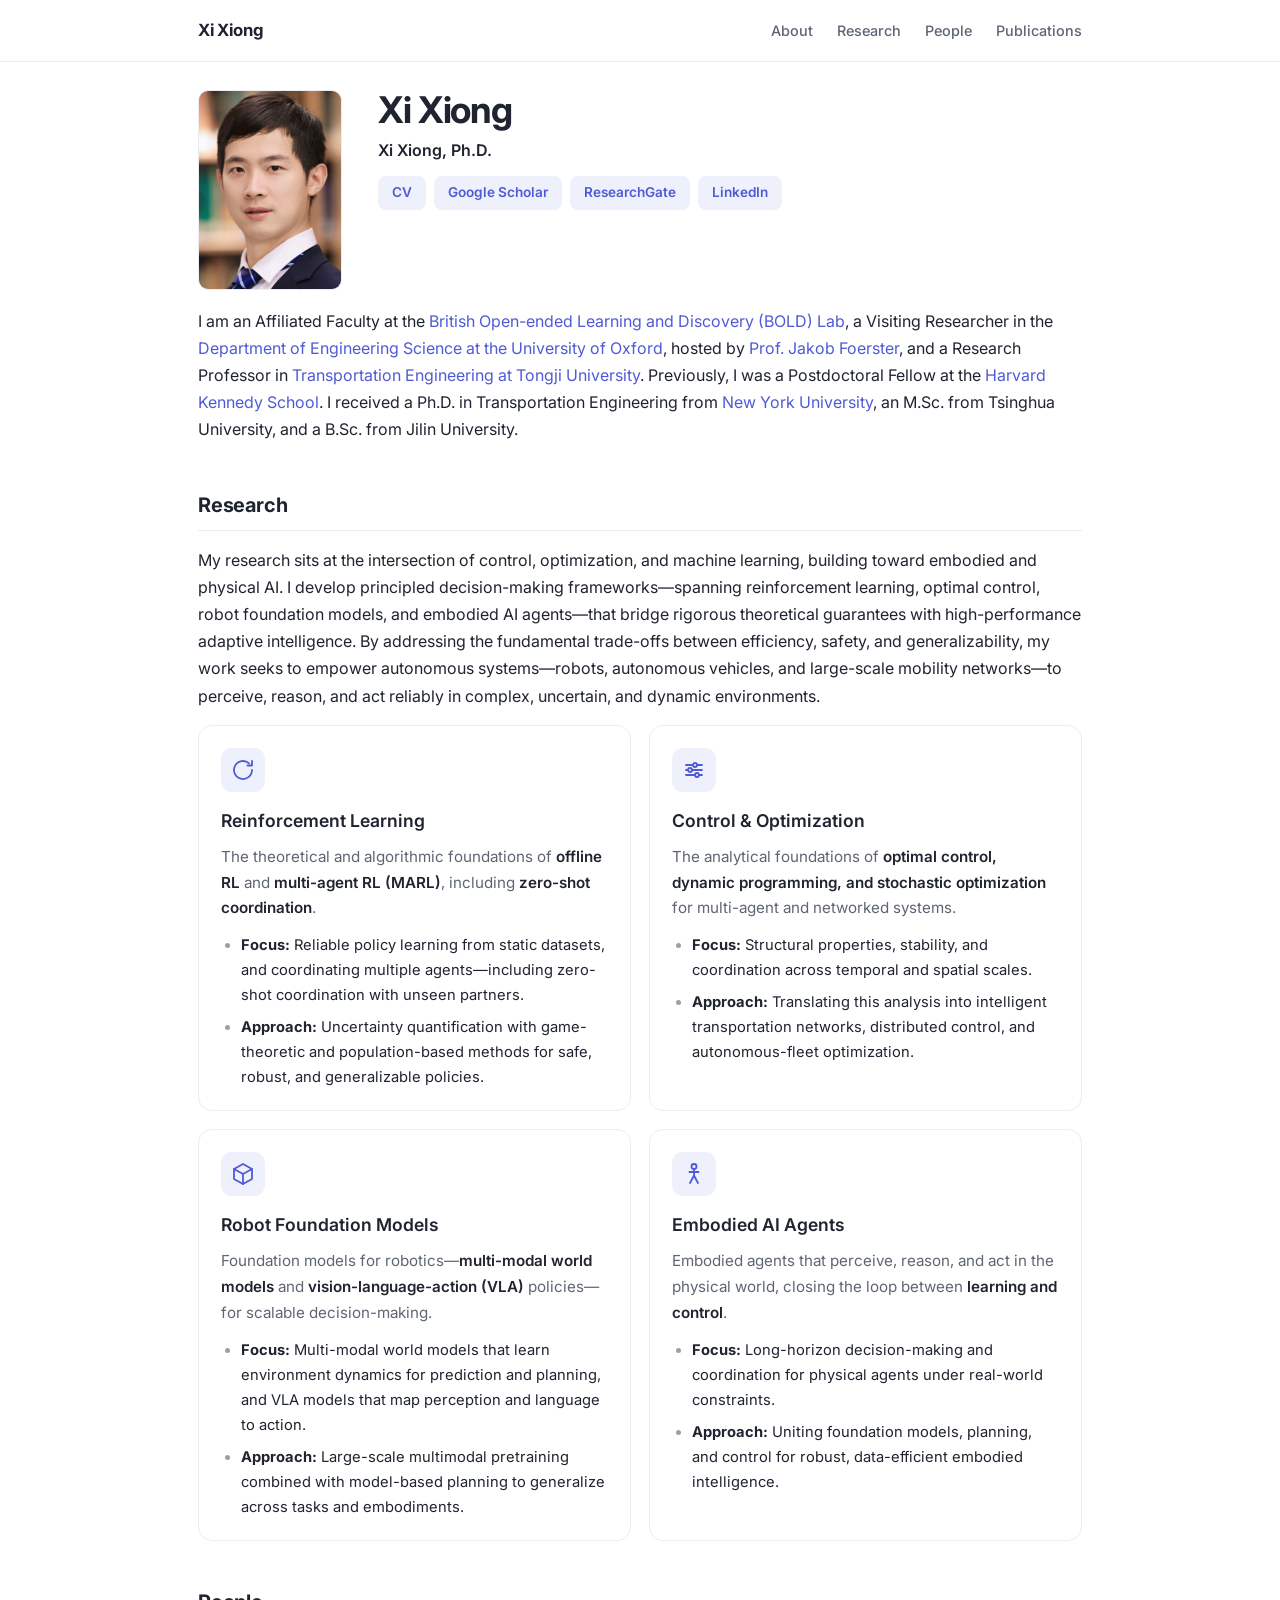
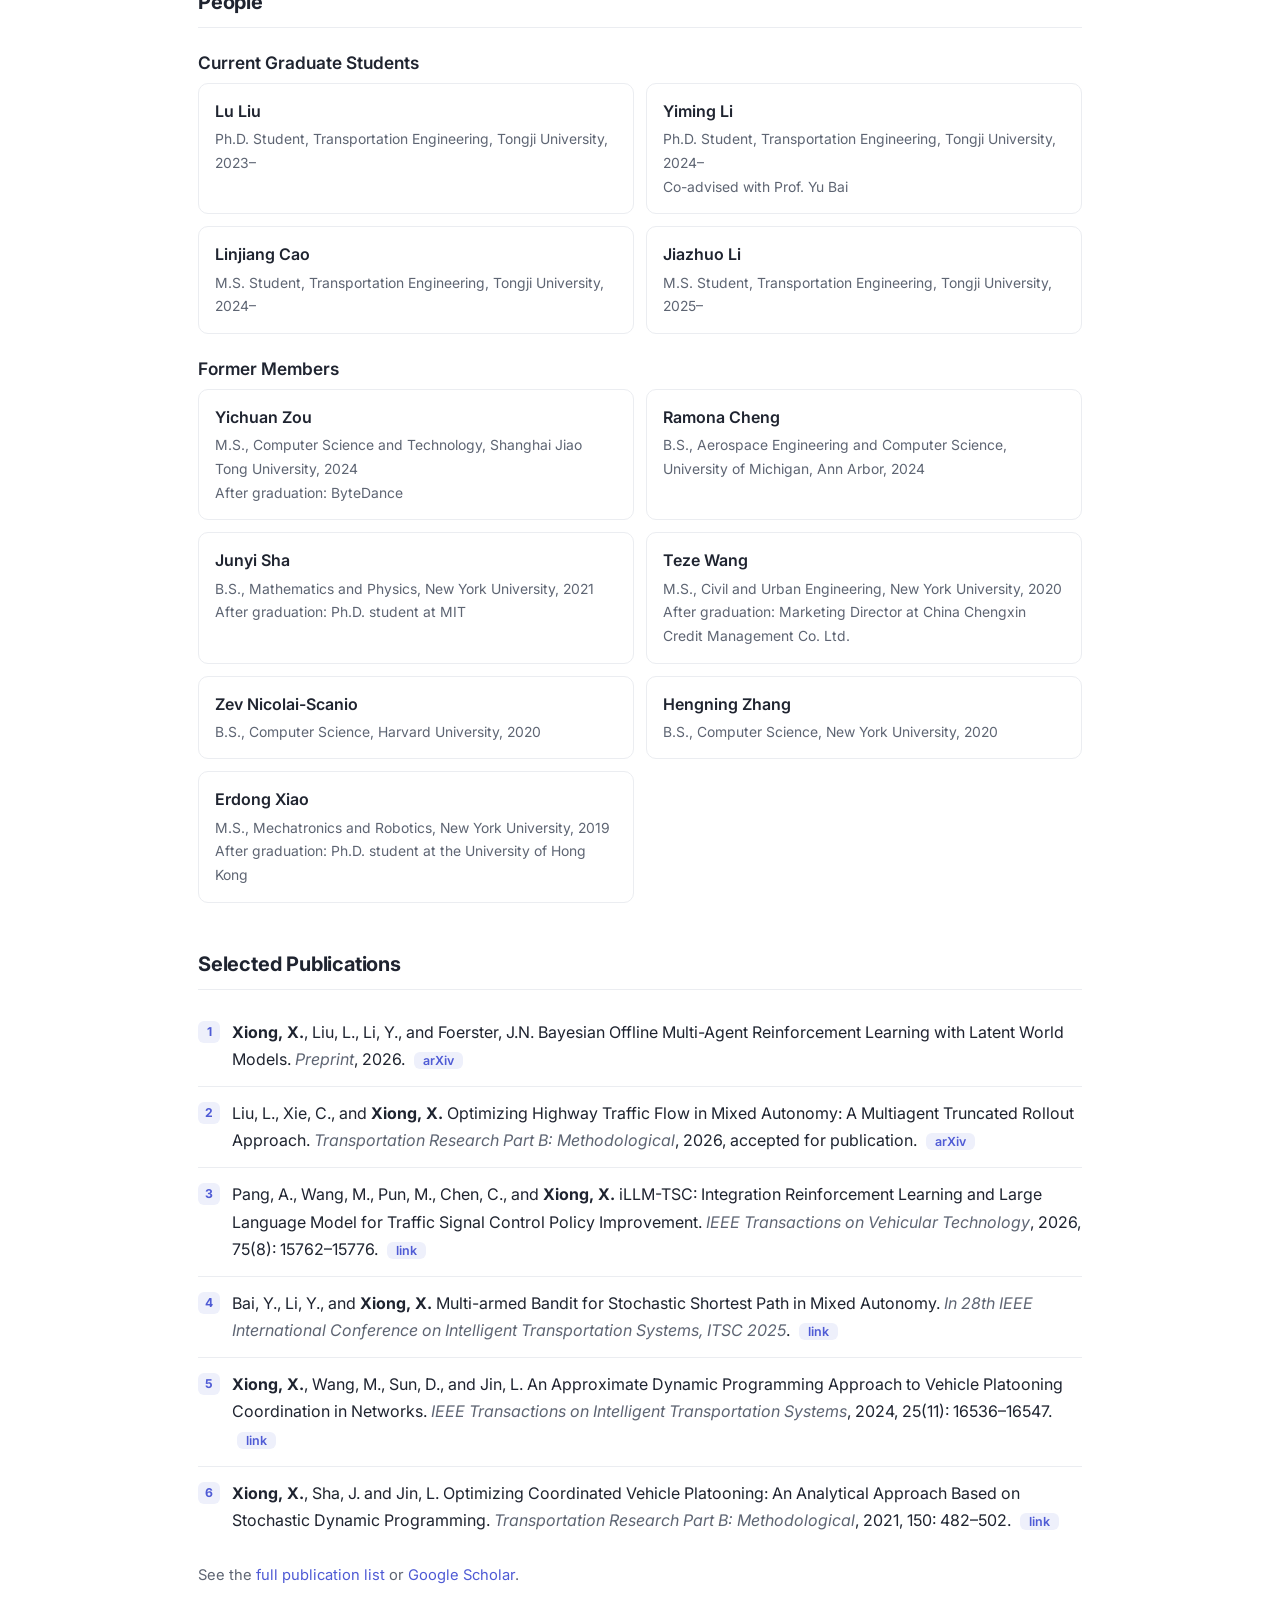
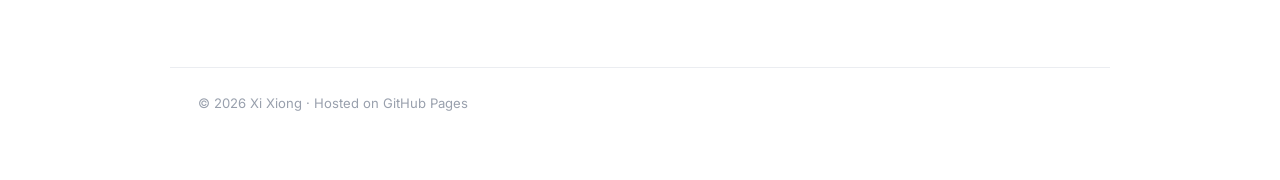
<file: index.html>
<!DOCTYPE html>
<html lang="en">
<head>
<meta charset="UTF-8" />
<meta name="viewport" content="width=device-width, initial-scale=1.0" />
<title>Xi Xiong</title>
<meta name="description" content="Xi Xiong, Ph.D. — Visiting Researcher at the University of Oxford and Research Professor at Tongji University. Robot foundation models, embodied AI agents, reinforcement learning, and control & optimization." />
<link rel="stylesheet" href="style.css" />
<link rel="preconnect" href="https://fonts.googleapis.com" />
<link rel="preconnect" href="https://fonts.gstatic.com" crossorigin />
<link href="https://fonts.googleapis.com/css2?family=Newsreader:ital,opsz,wght@0,6..72,400;0,6..72,500;0,6..72,600;1,6..72,400&family=Inter:wght@400;500;600&display=swap" rel="stylesheet" />
</head>
<body>
<header class="site-header">
  <nav class="nav">
    <a class="nav-brand" href="#top">Xi Xiong</a>
    <button class="nav-toggle" aria-label="Menu" aria-expanded="false">☰</button>
    <ul class="nav-links">
      <li><a href="#about">About</a></li>
      <li><a href="#research">Research</a></li>
      <li><a href="#people">People</a></li>
      <li><a href="#publications">Publications</a></li>
    </ul>
  </nav>
</header>

<main id="top">
  <!-- ===================== About ===================== -->
  <section id="about">
    <div class="hero">
      <div class="hero-photo">
        <img src="xiong.jpg" alt="Xi Xiong" />
      </div>
      <div class="hero-text">
        <h1>Xi Xiong</h1>
        <p class="role"><b>Xi Xiong, Ph.D.</b></p>
        <ul class="profile-links">
          <li><a href="CV_Xiong.pdf" target="_blank" rel="noopener">CV</a></li>
          <li><a href="https://scholar.google.com/citations?user=4gqyNAQAAAAJ&hl=en" target="_blank" rel="noopener">Google Scholar</a></li>
          <li><a href="https://www.researchgate.net/profile/Xi-Xiong-9" target="_blank" rel="noopener">ResearchGate</a></li>
          <li><a href="https://www.linkedin.com/in/xi-xiong-317159161/" target="_blank" rel="noopener">LinkedIn</a></li>
        </ul>
      </div>
    </div>

    <p class="lead">
      I am an Affiliated Faculty at the <a href="https://bold-lab.ai" target="_blank" rel="noopener">British Open-ended Learning and Discovery (BOLD) Lab</a>,
      a Visiting Researcher in the
      <a href="https://eng.ox.ac.uk" target="_blank" rel="noopener">Department of Engineering Science at the University of Oxford</a>,
      hosted by <a href="https://www.jakobfoerster.com" target="_blank" rel="noopener">Prof. Jakob Foerster</a>,
      and a Research Professor in
      <a href="https://tjjt.tongji.edu.cn/English_Home/HOME.htm" target="_blank" rel="noopener">Transportation Engineering at Tongji University</a>.
      Previously, I was a Postdoctoral Fellow at the
      <a href="https://www.hks.harvard.edu/" target="_blank" rel="noopener">Harvard Kennedy School</a>.
      I received a Ph.D. in Transportation Engineering from
      <a href="https://www.nyu.edu/" target="_blank" rel="noopener">New York University</a>,
      an M.Sc. from Tsinghua University, and a B.Sc. from Jilin University.
    </p>
  </section>

  <!-- ===================== Research ===================== -->
  <section id="research">
    <h2>Research</h2>
    <p>
      My research sits at the intersection of control, optimization, and machine learning, building toward embodied
      and physical AI. I develop principled decision-making frameworks—spanning reinforcement learning, optimal
      control, robot foundation models, and embodied AI agents—that bridge rigorous theoretical guarantees with
      high-performance adaptive intelligence. By addressing the fundamental trade-offs between efficiency, safety,
      and generalizability, my work seeks to empower autonomous systems—robots, autonomous vehicles, and
      large-scale mobility networks—to perceive, reason, and act reliably in complex, uncertain, and dynamic
      environments.
    </p>

    <div class="research-grid">
      <div class="research-card">
        <div class="rc-icon">
          <svg viewBox="0 0 24 24" fill="none" stroke="currentColor" stroke-width="1.8" stroke-linecap="round" stroke-linejoin="round"><path d="M21 12a9 9 0 1 1-3-6.7"/><path d="M21 3v4.5h-4.5"/></svg>
        </div>
        <h3>Reinforcement Learning</h3>
        <p>The theoretical and algorithmic foundations of <b>offline RL</b> and <b>multi-agent RL (MARL)</b>, including <b>zero-shot coordination</b>.</p>
        <ul class="tight">
          <li><b>Focus:</b> Reliable policy learning from static datasets, and coordinating multiple agents—including zero-shot coordination with unseen partners.</li>
          <li><b>Approach:</b> Uncertainty quantification with game-theoretic and population-based methods for safe, robust, and generalizable policies.</li>
        </ul>
      </div>

      <div class="research-card">
        <div class="rc-icon">
          <svg viewBox="0 0 24 24" fill="none" stroke="currentColor" stroke-width="1.8" stroke-linecap="round" stroke-linejoin="round"><path d="M4 7h7M15 7h5"/><path d="M4 12h2M10 12h10"/><path d="M4 17h9M17 17h3"/><circle cx="13" cy="7" r="2"/><circle cx="8" cy="12" r="2"/><circle cx="15" cy="17" r="2"/></svg>
        </div>
        <h3>Control &amp; Optimization</h3>
        <p>The analytical foundations of <b>optimal control, dynamic programming, and stochastic optimization</b> for multi-agent and networked systems.</p>
        <ul class="tight">
          <li><b>Focus:</b> Structural properties, stability, and coordination across temporal and spatial scales.</li>
          <li><b>Approach:</b> Translating this analysis into intelligent transportation networks, distributed control, and autonomous-fleet optimization.</li>
        </ul>
      </div>

      <div class="research-card">
        <div class="rc-icon">
          <svg viewBox="0 0 24 24" fill="none" stroke="currentColor" stroke-width="1.8" stroke-linecap="round" stroke-linejoin="round"><path d="M12 2 3 7v10l9 5 9-5V7z"/><path d="M3 7l9 5 9-5"/><path d="M12 12v10"/></svg>
        </div>
        <h3>Robot Foundation Models</h3>
        <p>Foundation models for robotics—<b>multi-modal world models</b> and <b>vision-language-action (VLA)</b> policies—for scalable decision-making.</p>
        <ul class="tight">
          <li><b>Focus:</b> Multi-modal world models that learn environment dynamics for prediction and planning, and VLA models that map perception and language to action.</li>
          <li><b>Approach:</b> Large-scale multimodal pretraining combined with model-based planning to generalize across tasks and embodiments.</li>
        </ul>
      </div>

      <div class="research-card">
        <div class="rc-icon">
          <svg viewBox="0 0 24 24" fill="none" stroke="currentColor" stroke-width="1.8" stroke-linecap="round" stroke-linejoin="round"><circle cx="12" cy="4.5" r="2.5"/><path d="M12 7v6.5"/><path d="M7.5 10h9"/><path d="M12 13.5 8 21M12 13.5 16 21"/></svg>
        </div>
        <h3>Embodied AI Agents</h3>
        <p>Embodied agents that perceive, reason, and act in the physical world, closing the loop between <b>learning and control</b>.</p>
        <ul class="tight">
          <li><b>Focus:</b> Long-horizon decision-making and coordination for physical agents under real-world constraints.</li>
          <li><b>Approach:</b> Uniting foundation models, planning, and control for robust, data-efficient embodied intelligence.</li>
        </ul>
      </div>
    </div>
  </section>

  <!-- ===================== People ===================== -->
  <section id="people">
    <h2>People</h2>

    <h3>Current Graduate Students</h3>
    <div class="people-group">
      <div class="person">
        <div class="name">Lu Liu</div>
        <div class="meta">Ph.D. Student, Transportation Engineering, Tongji University, 2023–</div>
      </div>
      <div class="person">
        <div class="name">Yiming Li</div>
        <div class="meta">Ph.D. Student, Transportation Engineering, Tongji University, 2024–<br />
          Co-advised with <a href="https://tjjt.tongji.edu.cn/info/3028/9691.htm" target="_blank" rel="noopener">Prof. Yu Bai</a></div>
      </div>
      <div class="person">
        <div class="name">Linjiang Cao</div>
        <div class="meta">M.S. Student, Transportation Engineering, Tongji University, 2024–</div>
      </div>
      <div class="person">
        <div class="name">Jiazhuo Li</div>
        <div class="meta">M.S. Student, Transportation Engineering, Tongji University, 2025–</div>
      </div>
    </div>

    <h3>Former Members</h3>
    <div class="people-group">
      <div class="person">
        <div class="name">Yichuan Zou</div>
        <div class="meta">M.S., Computer Science and Technology, Shanghai Jiao Tong University, 2024<br />
          After graduation: ByteDance</div>
      </div>
      <div class="person">
        <div class="name">Ramona Cheng</div>
        <div class="meta">B.S., Aerospace Engineering and Computer Science, University of Michigan, Ann Arbor, 2024</div>
      </div>
      <div class="person">
        <div class="name">Junyi Sha</div>
        <div class="meta">B.S., Mathematics and Physics, New York University, 2021<br />
          After graduation: Ph.D. student at MIT</div>
      </div>
      <div class="person">
        <div class="name">Teze Wang</div>
        <div class="meta">M.S., Civil and Urban Engineering, New York University, 2020<br />
          After graduation: Marketing Director at China Chengxin Credit Management Co. Ltd.</div>
      </div>
      <div class="person">
        <div class="name">Zev Nicolai-Scanio</div>
        <div class="meta">B.S., Computer Science, Harvard University, 2020</div>
      </div>
      <div class="person">
        <div class="name">Hengning Zhang</div>
        <div class="meta">B.S., Computer Science, New York University, 2020</div>
      </div>
      <div class="person">
        <div class="name">Erdong Xiao</div>
        <div class="meta">M.S., Mechatronics and Robotics, New York University, 2019<br />
          After graduation: Ph.D. student at the University of Hong Kong</div>
      </div>
    </div>
  </section>

  <!-- ===================== Selected Publications ===================== -->
  <section id="publications">
    <h2>Selected Publications</h2>
    <ol class="pub-list">
      <li><span class="me">Xiong, X.</span>, Liu, L., Li, Y., and Foerster, J.N. Bayesian Offline Multi-Agent Reinforcement Learning with Latent World Models. <i>Preprint</i>, 2026. <a class="taglink" href="https://arxiv.org/abs/2610.39576" target="_blank" rel="noopener">arXiv</a></li>
      <li>Liu, L., Xie, C., and <span class="me">Xiong, X.</span> Optimizing Highway Traffic Flow in Mixed Autonomy: A Multiagent Truncated Rollout Approach. <i>Transportation Research Part B: Methodological</i>, 2026, accepted for publication. <a class="taglink" href="https://arxiv.org/pdf/2508.19203" target="_blank" rel="noopener">arXiv</a></li>
      <li>Pang, A., Wang, M., Pun, M., Chen, C., and <span class="me">Xiong, X.</span> iLLM-TSC: Integration Reinforcement Learning and Large Language Model for Traffic Signal Control Policy Improvement. <i>IEEE Transactions on Vehicular Technology</i>, 2026, 75(8): 15762–15776. <a class="taglink" href="https://ieeexplore.ieee.org/abstract/document/11434951" target="_blank" rel="noopener">link</a></li>
      <li>Bai, Y., Li, Y., and <span class="me">Xiong, X.</span> Multi-armed Bandit for Stochastic Shortest Path in Mixed Autonomy. <i>In 28th IEEE International Conference on Intelligent Transportation Systems, ITSC 2025</i>. <a class="taglink" href="https://ieeexplore.ieee.org/document/11423731" target="_blank" rel="noopener">link</a></li>
      <li><span class="me">Xiong, X.</span>, Wang, M., Sun, D., and Jin, L. An Approximate Dynamic Programming Approach to Vehicle Platooning Coordination in Networks. <i>IEEE Transactions on Intelligent Transportation Systems</i>, 2024, 25(11): 16536–16547. <a class="taglink" href="https://ieeexplore.ieee.org/abstract/document/10591414" target="_blank" rel="noopener">link</a></li>
      <li><span class="me">Xiong, X.</span>, Sha, J. and Jin, L. Optimizing Coordinated Vehicle Platooning: An Analytical Approach Based on Stochastic Dynamic Programming. <i>Transportation Research Part B: Methodological</i>, 2021, 150: 482–502. <a class="taglink" href="https://www.sciencedirect.com/science/article/pii/S019126152100120X?dgcid=coauthor" target="_blank" rel="noopener">link</a></li>
    </ol>
    <p class="see-all">See the <a href="publication.html">full publication list</a> or <a href="https://scholar.google.com/citations?user=4gqyNAQAAAAJ&hl=en" target="_blank" rel="noopener">Google Scholar</a>.</p>
  </section>
</main>

<footer class="site-footer">
  <p>© <span id="year"></span> Xi Xiong · Hosted on GitHub Pages</p>
</footer>

<script>
  document.getElementById('year').textContent = new Date().getFullYear();
  const toggle = document.querySelector('.nav-toggle');
  const links = document.querySelector('.nav-links');
  toggle.addEventListener('click', () => {
    const open = links.classList.toggle('open');
    toggle.setAttribute('aria-expanded', open);
  });
  links.addEventListener('click', e => { if (e.target.tagName === 'A') links.classList.remove('open'); });
</script>
</body>
</html>
</file>
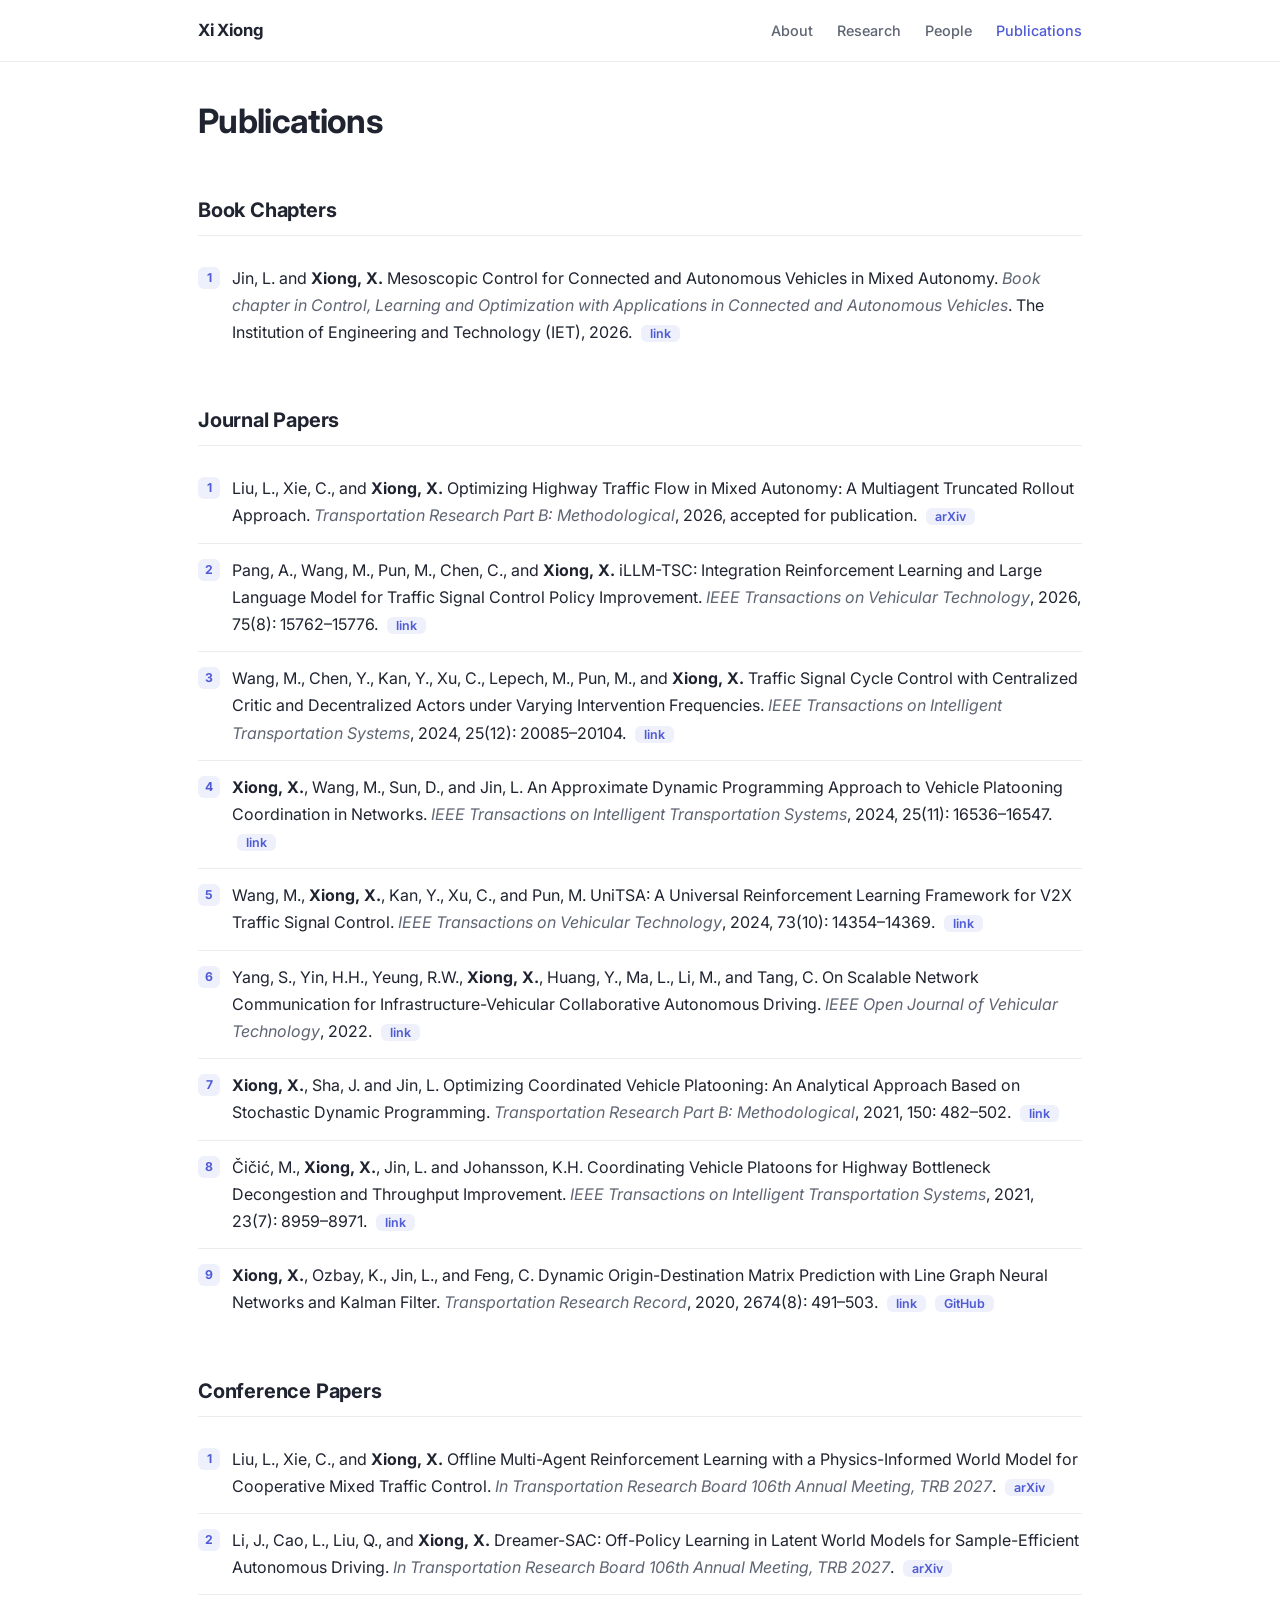
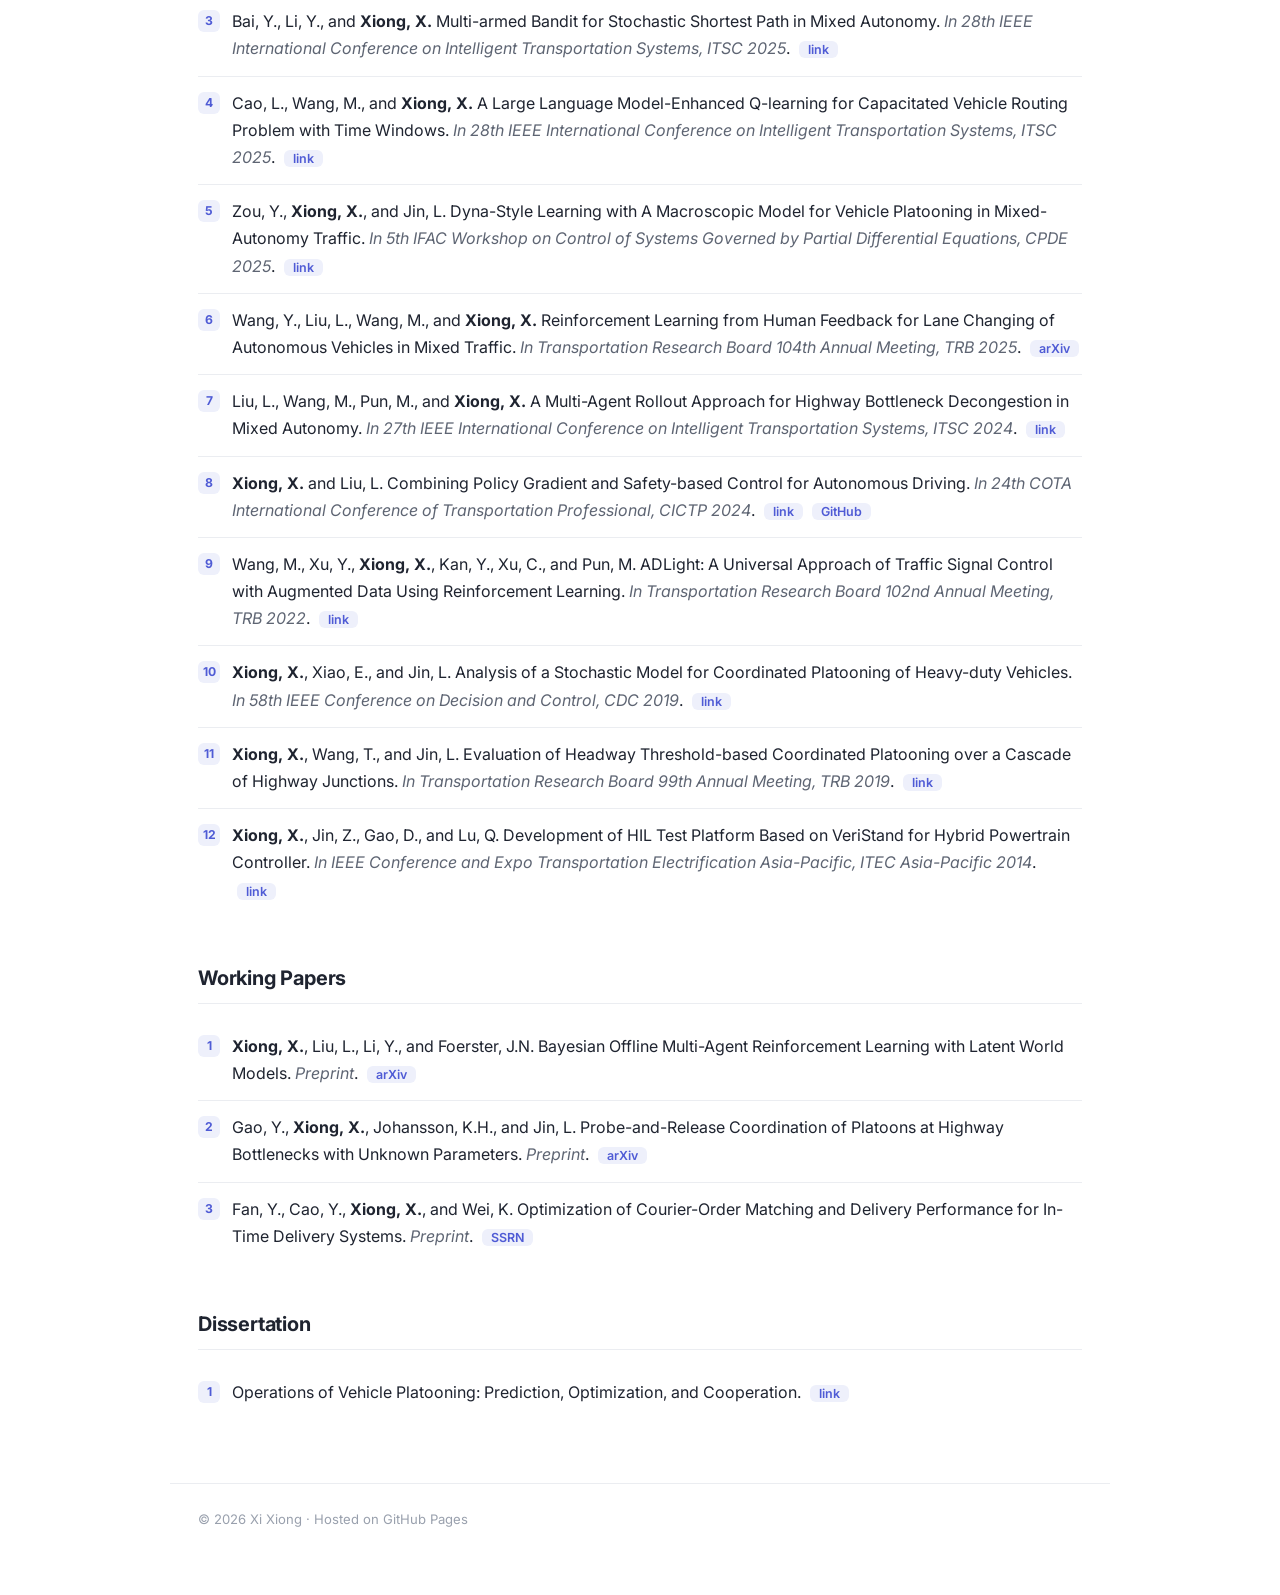
<file: publication.html>
<!DOCTYPE html>
<html lang="en">
<head>
<meta charset="UTF-8" />
<meta name="viewport" content="width=device-width, initial-scale=1.0" />
<title>Publications — Xi Xiong</title>
<meta name="description" content="Publications of Xi Xiong: book chapters, journal papers, conference papers, working papers, and dissertation." />
<link rel="stylesheet" href="style.css" />
<link rel="preconnect" href="https://fonts.googleapis.com" />
<link rel="preconnect" href="https://fonts.gstatic.com" crossorigin />
<link href="https://fonts.googleapis.com/css2?family=Newsreader:ital,opsz,wght@0,6..72,400;0,6..72,500;0,6..72,600;1,6..72,400&family=Inter:wght@400;500;600&display=swap" rel="stylesheet" />
</head>
<body>
<header class="site-header">
  <nav class="nav">
    <a class="nav-brand" href="index.html">Xi Xiong</a>
    <button class="nav-toggle" aria-label="Menu" aria-expanded="false">☰</button>
    <ul class="nav-links">
      <li><a href="index.html#about">About</a></li>
      <li><a href="index.html#research">Research</a></li>
      <li><a href="index.html#people">People</a></li>
      <li><a href="publication.html" class="current">Publications</a></li>
    </ul>
  </nav>
</header>

<main>
  <h1 class="page-title">Publications</h1>

  <h2>Book Chapters</h2>
  <ol class="pub-list">
    <li>Jin, L. and <span class="me">Xiong, X.</span> Mesoscopic Control for Connected and Autonomous Vehicles in Mixed Autonomy. <i>Book chapter in Control, Learning and Optimization with Applications in Connected and Autonomous Vehicles</i>. The Institution of Engineering and Technology (IET), 2026. <a class="taglink" href="https://digital-library.theiet.org/doi/abs/10.1049/PBTR049E_ch2" target="_blank" rel="noopener">link</a></li>
  </ol>

  <h2>Journal Papers</h2>
  <ol class="pub-list">
    <li>Liu, L., Xie, C., and <span class="me">Xiong, X.</span> Optimizing Highway Traffic Flow in Mixed Autonomy: A Multiagent Truncated Rollout Approach. <i>Transportation Research Part B: Methodological</i>, 2026, accepted for publication. <a class="taglink" href="https://arxiv.org/pdf/2508.19203" target="_blank" rel="noopener">arXiv</a></li>
    <li>Pang, A., Wang, M., Pun, M., Chen, C., and <span class="me">Xiong, X.</span> iLLM-TSC: Integration Reinforcement Learning and Large Language Model for Traffic Signal Control Policy Improvement. <i>IEEE Transactions on Vehicular Technology</i>, 2026, 75(8): 15762–15776. <a class="taglink" href="https://ieeexplore.ieee.org/abstract/document/11434951" target="_blank" rel="noopener">link</a></li>
    <li>Wang, M., Chen, Y., Kan, Y., Xu, C., Lepech, M., Pun, M., and <span class="me">Xiong, X.</span> Traffic Signal Cycle Control with Centralized Critic and Decentralized Actors under Varying Intervention Frequencies. <i>IEEE Transactions on Intelligent Transportation Systems</i>, 2024, 25(12): 20085–20104. <a class="taglink" href="https://ieeexplore.ieee.org/document/10696929" target="_blank" rel="noopener">link</a></li>
    <li><span class="me">Xiong, X.</span>, Wang, M., Sun, D., and Jin, L. An Approximate Dynamic Programming Approach to Vehicle Platooning Coordination in Networks. <i>IEEE Transactions on Intelligent Transportation Systems</i>, 2024, 25(11): 16536–16547. <a class="taglink" href="https://ieeexplore.ieee.org/abstract/document/10591414" target="_blank" rel="noopener">link</a></li>
    <li>Wang, M., <span class="me">Xiong, X.</span>, Kan, Y., Xu, C., and Pun, M. UniTSA: A Universal Reinforcement Learning Framework for V2X Traffic Signal Control. <i>IEEE Transactions on Vehicular Technology</i>, 2024, 73(10): 14354–14369. <a class="taglink" href="https://ieeexplore.ieee.org/abstract/document/10535743" target="_blank" rel="noopener">link</a></li>
    <li>Yang, S., Yin, H.H., Yeung, R.W., <span class="me">Xiong, X.</span>, Huang, Y., Ma, L., Li, M., and Tang, C. On Scalable Network Communication for Infrastructure-Vehicular Collaborative Autonomous Driving. <i>IEEE Open Journal of Vehicular Technology</i>, 2022. <a class="taglink" href="https://ieeexplore.ieee.org/abstract/document/9969877" target="_blank" rel="noopener">link</a></li>
    <li><span class="me">Xiong, X.</span>, Sha, J. and Jin, L. Optimizing Coordinated Vehicle Platooning: An Analytical Approach Based on Stochastic Dynamic Programming. <i>Transportation Research Part B: Methodological</i>, 2021, 150: 482–502. <a class="taglink" href="https://www.sciencedirect.com/science/article/pii/S019126152100120X?dgcid=coauthor" target="_blank" rel="noopener">link</a></li>
    <li>Čičić, M., <span class="me">Xiong, X.</span>, Jin, L. and Johansson, K.H. Coordinating Vehicle Platoons for Highway Bottleneck Decongestion and Throughput Improvement. <i>IEEE Transactions on Intelligent Transportation Systems</i>, 2021, 23(7): 8959–8971. <a class="taglink" href="https://ieeexplore.ieee.org/abstract/document/9464277" target="_blank" rel="noopener">link</a></li>
    <li><span class="me">Xiong, X.</span>, Ozbay, K., Jin, L., and Feng, C. Dynamic Origin-Destination Matrix Prediction with Line Graph Neural Networks and Kalman Filter. <i>Transportation Research Record</i>, 2020, 2674(8): 491–503. <a class="taglink" href="https://journals.sagepub.com/doi/abs/10.1177/0361198120919399" target="_blank" rel="noopener">link</a> <a class="taglink" href="https://github.com/xi-xiong/OD_Prediction" target="_blank" rel="noopener">GitHub</a></li>
  </ol>

  <h2>Conference Papers</h2>
  <ol class="pub-list">
    <li>Liu, L., Xie, C., and <span class="me">Xiong, X.</span> Offline Multi-Agent Reinforcement Learning with a Physics-Informed World Model for Cooperative Mixed Traffic Control. <i>In Transportation Research Board 106th Annual Meeting, TRB 2027</i>. <a class="taglink" href="https://arxiv.org/abs/2608.17739" target="_blank" rel="noopener">arXiv</a></li>
    <li>Li, J., Cao, L., Liu, Q., and <span class="me">Xiong, X.</span> Dreamer-SAC: Off-Policy Learning in Latent World Models for Sample-Efficient Autonomous Driving. <i>In Transportation Research Board 106th Annual Meeting, TRB 2027</i>. <a class="taglink" href="https://arxiv.org/abs/2608.10386" target="_blank" rel="noopener">arXiv</a></li>
    <li>Bai, Y., Li, Y., and <span class="me">Xiong, X.</span> Multi-armed Bandit for Stochastic Shortest Path in Mixed Autonomy. <i>In 28th IEEE International Conference on Intelligent Transportation Systems, ITSC 2025</i>. <a class="taglink" href="https://ieeexplore.ieee.org/document/11423731" target="_blank" rel="noopener">link</a></li>
    <li>Cao, L., Wang, M., and <span class="me">Xiong, X.</span> A Large Language Model-Enhanced Q-learning for Capacitated Vehicle Routing Problem with Time Windows. <i>In 28th IEEE International Conference on Intelligent Transportation Systems, ITSC 2025</i>. <a class="taglink" href="https://ieeexplore.ieee.org/document/11423177" target="_blank" rel="noopener">link</a></li>
    <li>Zou, Y., <span class="me">Xiong, X.</span>, and Jin, L. Dyna-Style Learning with A Macroscopic Model for Vehicle Platooning in Mixed-Autonomy Traffic. <i>In 5th IFAC Workshop on Control of Systems Governed by Partial Differential Equations, CPDE 2025</i>. <a class="taglink" href="https://www.sciencedirect.com/science/article/pii/S2405896325006421" target="_blank" rel="noopener">link</a></li>
    <li>Wang, Y., Liu, L., Wang, M., and <span class="me">Xiong, X.</span> Reinforcement Learning from Human Feedback for Lane Changing of Autonomous Vehicles in Mixed Traffic. <i>In Transportation Research Board 104th Annual Meeting, TRB 2025</i>. <a class="taglink" href="http://arxiv.org/abs/2408.04447" target="_blank" rel="noopener">arXiv</a></li>
    <li>Liu, L., Wang, M., Pun, M., and <span class="me">Xiong, X.</span> A Multi-Agent Rollout Approach for Highway Bottleneck Decongestion in Mixed Autonomy. <i>In 27th IEEE International Conference on Intelligent Transportation Systems, ITSC 2024</i>. <a class="taglink" href="https://ieeexplore.ieee.org/document/10920050" target="_blank" rel="noopener">link</a></li>
    <li><span class="me">Xiong, X.</span> and Liu, L. Combining Policy Gradient and Safety-based Control for Autonomous Driving. <i>In 24th COTA International Conference of Transportation Professional, CICTP 2024</i>. <a class="taglink" href="https://ascelibrary.org/doi/epdf/10.1061/9780784485484.011" target="_blank" rel="noopener">link</a> <a class="taglink" href="https://github.com/xi-xiong/RL_with_Model" target="_blank" rel="noopener">GitHub</a></li>
    <li>Wang, M., Xu, Y., <span class="me">Xiong, X.</span>, Kan, Y., Xu, C., and Pun, M. ADLight: A Universal Approach of Traffic Signal Control with Augmented Data Using Reinforcement Learning. <i>In Transportation Research Board 102nd Annual Meeting, TRB 2022</i>. <a class="taglink" href="https://arxiv.org/pdf/2210.13378.pdf" target="_blank" rel="noopener">link</a></li>
    <li><span class="me">Xiong, X.</span>, Xiao, E., and Jin, L. Analysis of a Stochastic Model for Coordinated Platooning of Heavy-duty Vehicles. <i>In 58th IEEE Conference on Decision and Control, CDC 2019</i>. <a class="taglink" href="https://ieeexplore.ieee.org/abstract/document/9029179" target="_blank" rel="noopener">link</a></li>
    <li><span class="me">Xiong, X.</span>, Wang, T., and Jin, L. Evaluation of Headway Threshold-based Coordinated Platooning over a Cascade of Highway Junctions. <i>In Transportation Research Board 99th Annual Meeting, TRB 2019</i>. <a class="taglink" href="https://arxiv.org/pdf/1908.02405.pdf" target="_blank" rel="noopener">link</a></li>
    <li><span class="me">Xiong, X.</span>, Jin, Z., Gao, D., and Lu, Q. Development of HIL Test Platform Based on VeriStand for Hybrid Powertrain Controller. <i>In IEEE Conference and Expo Transportation Electrification Asia-Pacific, ITEC Asia-Pacific 2014</i>. <a class="taglink" href="https://ieeexplore.ieee.org/abstract/document/6941166" target="_blank" rel="noopener">link</a></li>
  </ol>

  <h2>Working Papers</h2>
  <ol class="pub-list">
    <li><span class="me">Xiong, X.</span>, Liu, L., Li, Y., and Foerster, J.N. Bayesian Offline Multi-Agent Reinforcement Learning with Latent World Models. <i>Preprint</i>. <a class="taglink" href="https://arxiv.org/abs/2610.39576" target="_blank" rel="noopener">arXiv</a></li>
    <li>Gao, Y., <span class="me">Xiong, X.</span>, Johansson, K.H., and Jin, L. Probe-and-Release Coordination of Platoons at Highway Bottlenecks with Unknown Parameters. <i>Preprint</i>. <a class="taglink" href="https://arxiv.org/pdf/2511.06026" target="_blank" rel="noopener">arXiv</a></li>
    <li>Fan, Y., Cao, Y., <span class="me">Xiong, X.</span>, and Wei, K. Optimization of Courier-Order Matching and Delivery Performance for In-Time Delivery Systems. <i>Preprint</i>. <a class="taglink" href="https://papers.ssrn.com/sol3/papers.cfm?abstract_id=5254146" target="_blank" rel="noopener">SSRN</a></li>
  </ol>

  <h2>Dissertation</h2>
  <ol class="pub-list">
    <li>Operations of Vehicle Platooning: Prediction, Optimization, and Cooperation. <a class="taglink" href="https://www.proquest.com/docview/2555170159?pq-origsite=gscholar&fromopenview=true&sourcetype=Dissertations%20&%20Theses" target="_blank" rel="noopener">link</a></li>
  </ol>
</main>

<footer class="site-footer">
  <p>© <span id="year"></span> Xi Xiong · Hosted on GitHub Pages</p>
</footer>

<script>
  document.getElementById('year').textContent = new Date().getFullYear();
  const toggle = document.querySelector('.nav-toggle');
  const links = document.querySelector('.nav-links');
  toggle.addEventListener('click', () => {
    const open = links.classList.toggle('open');
    toggle.setAttribute('aria-expanded', open);
  });
</script>
</body>
</html>
</file>
<file: style.css>
/* ============================================================
   Clean single-accent theme — restrained, mostly neutral
   ============================================================ */
:root {
  --bg: #ffffff;
  --fg: #1f2430;
  --muted: #5e6573;
  --faint: #99a0ad;
  --line: #ebedf1;
  --card: #ffffff;

  --accent: #4f5bd5;        /* one calm indigo accent */
  --accent-dark: #3a45b0;
  --accent-soft: #eef0fb;

  --sans: 'Inter', -apple-system, BlinkMacSystemFont, 'Segoe UI', Helvetica, Arial, sans-serif;
  --maxw: 940px;
}

* { box-sizing: border-box; }
html { scroll-behavior: smooth; }
body {
  margin: 0;
  background: var(--bg);
  color: var(--fg);
  font-family: var(--sans);
  font-size: 16px;
  line-height: 1.7;
  -webkit-font-smoothing: antialiased;
}

a { color: var(--accent); text-decoration: none; }
a:hover { color: var(--accent-dark); text-decoration: underline; text-underline-offset: 2px; }

/* ===== Header / nav ===== */
.site-header {
  position: sticky; top: 0; z-index: 50;
  background: rgba(255, 255, 255, 0.9);
  backdrop-filter: blur(8px);
  border-bottom: 1px solid var(--line);
}
.nav {
  max-width: var(--maxw);
  margin: 0 auto;
  padding: 16px 28px;
  display: flex; align-items: center; justify-content: space-between;
}
.nav-brand { font-size: 1.05rem; font-weight: 700; color: var(--fg); letter-spacing: -0.01em; }
.nav-links { display: flex; gap: 24px; list-style: none; margin: 0; padding: 0; }
.nav-links a { color: var(--muted); font-size: 0.9rem; font-weight: 500; }
.nav-links a:hover { color: var(--accent); text-decoration: none; }
.nav-links a.current { color: var(--accent); }
.nav-toggle { display: none; background: none; border: none; font-size: 1.3rem; cursor: pointer; color: var(--fg); }

/* ===== Layout ===== */
main { max-width: var(--maxw); margin: 0 auto; padding: 0 28px 20px; }

/* Single-page sections */
section[id] { scroll-margin-top: 76px; }
section + section { margin-top: 8px; }
.lead { margin-top: 2px; }
.see-all { margin-top: 16px; font-size: 0.92rem; color: var(--muted); }

.page-title {
  font-size: 2.1rem; font-weight: 700; letter-spacing: -0.02em;
  margin: 30px 0 10px;
}
h2 {
  font-size: 1.25rem; font-weight: 700; letter-spacing: -0.01em;
  margin: 44px 0 16px; padding-bottom: 8px;
  border-bottom: 1px solid var(--line);
}
h3 { font-size: 1.08rem; font-weight: 600; margin: 20px 0 6px; }
p { margin: 0 0 15px; }

/* ===== Home hero ===== */
.hero { display: flex; gap: 36px; align-items: flex-start; padding: 28px 0 8px; }
.hero-photo img {
  width: 144px; height: 200px; object-fit: cover;
  border-radius: 10px; border: 1px solid var(--line);
}
.hero-text h1 { font-size: 2.3rem; font-weight: 700; letter-spacing: -0.03em; margin: 0 0 8px; line-height: 1.08; }
.hero-text .role { margin: 0 0 12px; }
.hero-text .role b { font-weight: 600; }
.affil { color: var(--muted); font-size: 0.92rem; margin: 0 0 14px; }
.affil a { color: var(--muted); }
.affil a:hover { color: var(--accent); }

.profile-links {
  display: flex; flex-wrap: wrap; gap: 8px;
  list-style: none; margin: 12px 0 0; padding: 0;
}
.profile-links a {
  display: inline-block; padding: 5px 14px; border-radius: 8px;
  background: var(--accent-soft); color: var(--accent);
  font-size: 0.85rem; font-weight: 600;
}
.profile-links a:hover { background: var(--accent); color: #fff; text-decoration: none; }

/* ===== Lists ===== */
ul.tight { margin: 0 0 14px; padding-left: 20px; }
ul.tight li { margin-bottom: 5px; }
ul.tight li::marker { color: var(--faint); }

/* Interests — vertical list, one topic per row */
.interests { display: flex; flex-direction: column; list-style: none; margin: 4px 0 8px; padding: 0; }
.interests li {
  position: relative; padding: 4px 0 4px 20px;
  font-size: 0.96rem; font-weight: 500;
  border-bottom: 1px solid var(--line);
}
.interests li:last-child { border-bottom: none; }
.interests li::before {
  content: ""; position: absolute; left: 2px; top: 50%;
  transform: translateY(-50%);
  width: 6px; height: 6px; border-radius: 50%;
  background: var(--accent);
}

/* News */
.news { list-style: none; margin: 0; padding: 0; }
.news li { padding: 14px 0; border-bottom: 1px solid var(--line); display: flex; gap: 20px; }
.news li:last-child { border-bottom: none; }
.news .date {
  flex: none; min-width: 100px; color: var(--accent);
  font-size: 0.8rem; font-weight: 600; padding-top: 2px;
}
.news .what { margin: 0; }

/* ===== Research ===== */
.research-grid { display: grid; grid-template-columns: 1fr 1fr; gap: 18px; margin-top: 4px; }
.research-card {
  background: var(--card); border: 1px solid var(--line);
  border-radius: 14px; padding: 22px 22px 20px;
}
.rc-icon {
  width: 44px; height: 44px; border-radius: 11px;
  background: var(--accent-soft); color: var(--accent);
  display: flex; align-items: center; justify-content: center;
  margin-bottom: 14px;
}
.rc-icon svg { width: 24px; height: 24px; }
.research-card h3 { margin: 0 0 8px; font-size: 1.1rem; }
.research-card > p { margin: 0 0 12px; font-size: 0.95rem; color: var(--muted); }
.research-card > p b { color: var(--fg); font-weight: 600; }
.research-card ul.tight { margin: 0; font-size: 0.92rem; }
.research-card ul.tight li { margin-bottom: 7px; }
.research-card ul.tight li:last-child { margin-bottom: 0; }

/* ===== People ===== */
.people-group { display: grid; grid-template-columns: 1fr 1fr; gap: 12px; }
.person {
  background: var(--card); border: 1px solid var(--line);
  border-radius: 10px; padding: 14px 16px;
}
.person .name { font-weight: 600; }
.person .meta { color: var(--muted); font-size: 0.87rem; margin-top: 3px; }
.person .meta .after { color: var(--accent); }
.person .meta a { color: var(--muted); }
.person .meta a:hover { color: var(--accent); }

/* ===== Publications ===== */
.pub-list { margin: 0; padding: 0; list-style: none; counter-reset: pub; }
.pub-list li {
  position: relative; padding: 13px 0 13px 34px;
  border-bottom: 1px solid var(--line);
}
.pub-list li:last-child { border-bottom: none; }
.pub-list li::before {
  counter-increment: pub; content: counter(pub);
  position: absolute; left: 0; top: 15px;
  width: 22px; height: 22px; line-height: 22px; text-align: center;
  background: var(--accent-soft); color: var(--accent);
  border-radius: 6px; font-size: 0.76rem; font-weight: 700;
}
.pub-list i { color: var(--muted); }
.pub-list .me { color: var(--fg); font-weight: 700; }
.taglink {
  font-size: 0.78rem; font-weight: 600;
  margin-left: 5px; padding: 1px 9px; border-radius: 6px;
  background: var(--accent-soft); color: var(--accent);
}
.taglink:hover { background: var(--accent); color: #fff; text-decoration: none; }

/* ===== Teaching ===== */
.teach-block { margin-bottom: 18px; }
.teach-block .inst { font-weight: 600; }

/* ===== Footer ===== */
.site-footer {
  max-width: var(--maxw); margin: 44px auto 0;
  padding: 24px 28px 50px; border-top: 1px solid var(--line);
  color: var(--faint); font-size: 0.82rem;
}

/* ===== Mobile ===== */
@media (max-width: 660px) {
  .nav-toggle { display: block; }
  .nav-links {
    display: none; position: absolute; top: 100%; left: 0; right: 0;
    flex-direction: column; gap: 0;
    background: var(--bg); border-bottom: 1px solid var(--line);
    padding: 6px 28px 16px;
  }
  .nav-links.open { display: flex; }
  .nav-links li { padding: 8px 0; }
  .hero { flex-direction: column; gap: 20px; padding-top: 44px; }
  .research-grid { grid-template-columns: 1fr; }
  .people-group { grid-template-columns: 1fr; }
  .news li { flex-direction: column; gap: 3px; }
}
</file>
